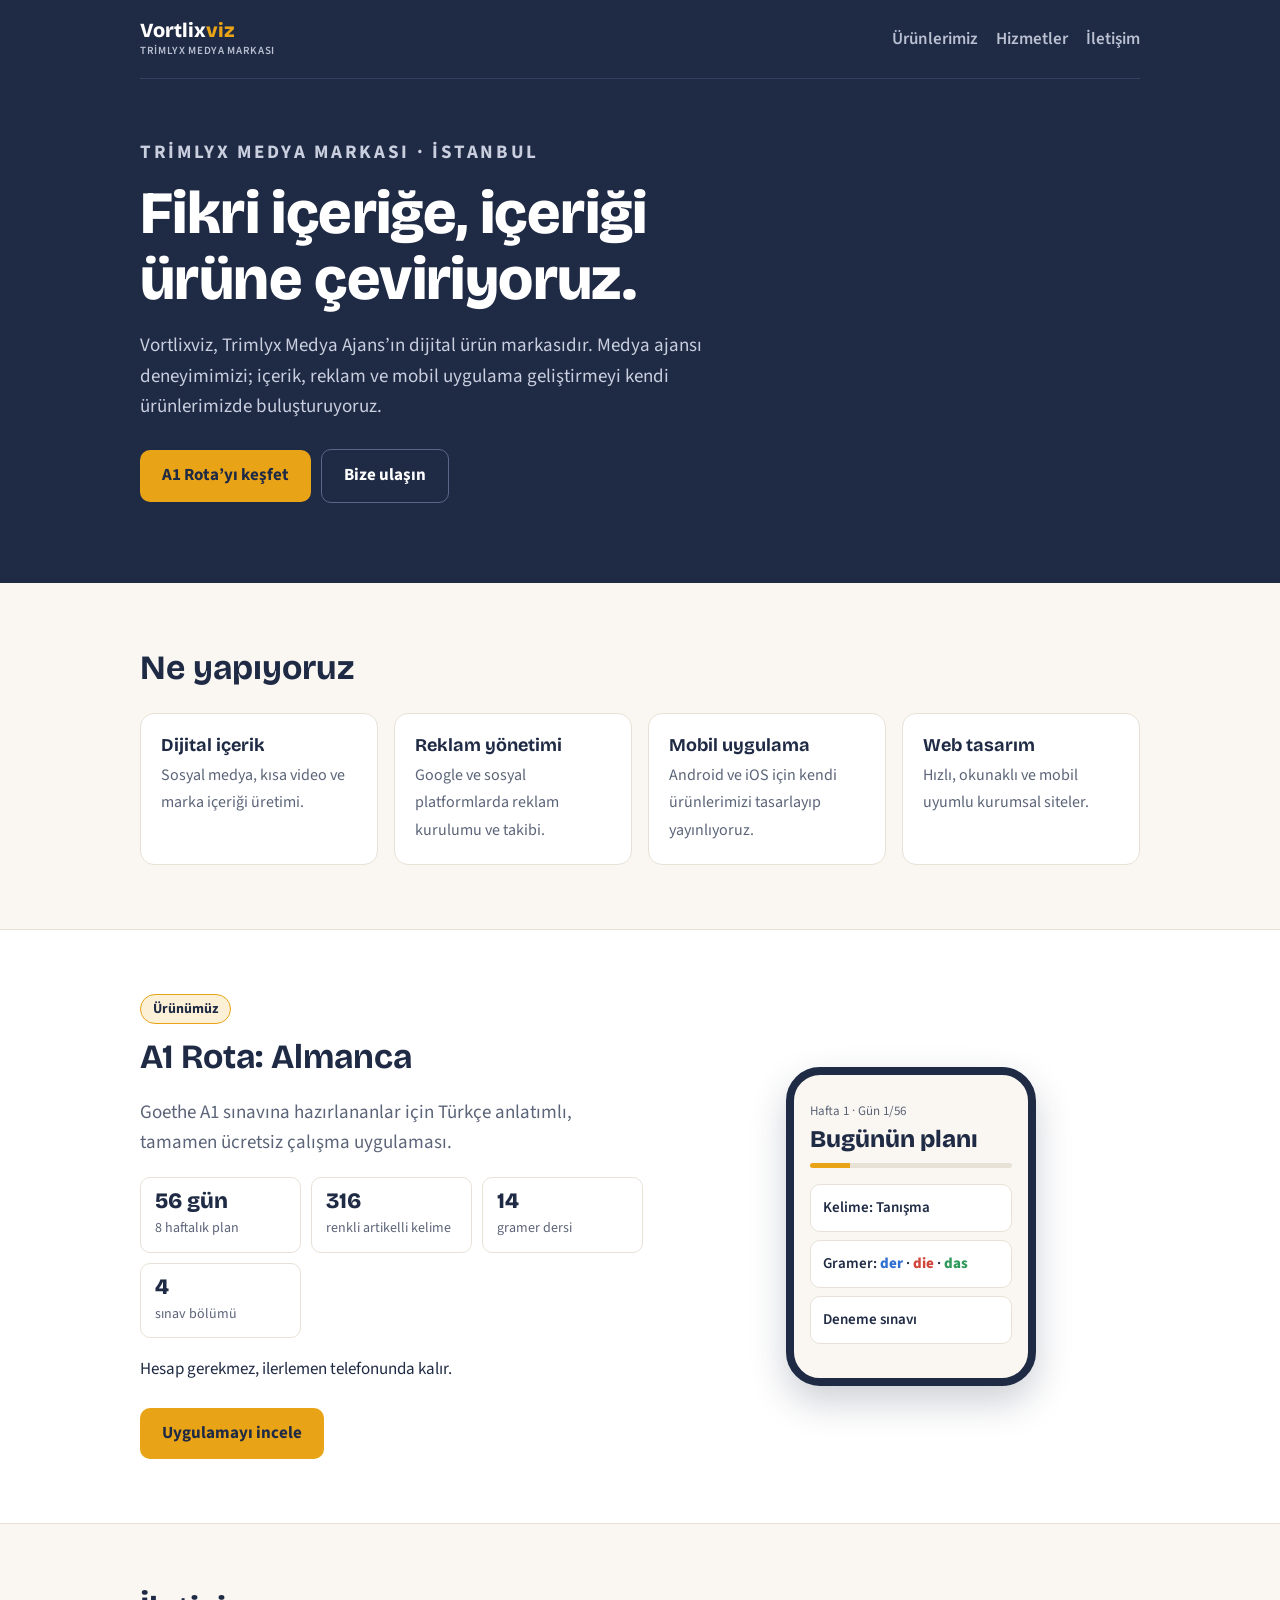
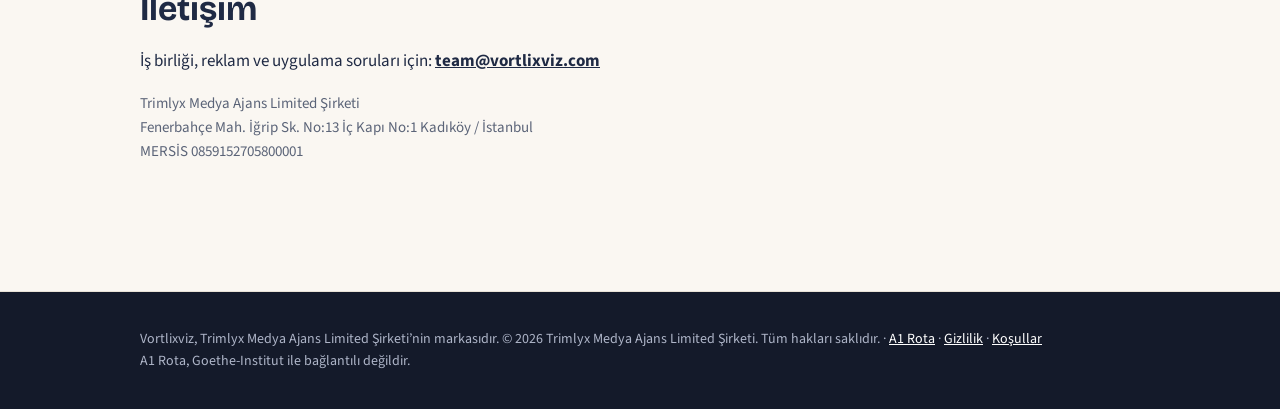
<file: index.html>
<!doctype html>
<html lang="tr">
<head>
<meta charset="utf-8">
<meta name="viewport" content="width=device-width, initial-scale=1, viewport-fit=cover">
<link rel="preconnect" href="https://fonts.googleapis.com"><link rel="preconnect" href="https://fonts.gstatic.com" crossorigin>
<link rel="stylesheet" href="https://fonts.googleapis.com/css2?family=Bricolage+Grotesque:opsz,wght@12..96,700;12..96,800&family=Source+Sans+3:wght@400;600;700&display=swap">
<link rel="stylesheet" href="style.css">
<link rel="icon" href="favicon.png">
<title>Vortlixviz | Trimlyx Medya markası</title>
<meta name="description" content="Vortlixviz, Trimlyx Medya Ajans Limited Şirketi’nin dijital ürün markasıdır. İlk ürünümüz A1 Rota: Almanca.">
</head>
<body>
<header class="site-hero"><div class="in">
<nav><a class="brand" href="index.html">Vortlix<span>viz</span><small>Trimlyx Medya markası</small></a><a href="#urun">Ürünlerimiz</a><a href="#hizmet">Hizmetler</a><a href="#iletisim">İletişim</a></nav>
<div class="hero-body">
<p class="eyebrow">Trimlyx Medya markası · İstanbul</p>
<h1>Fikri içeriğe, içeriği ürüne çeviriyoruz.</h1>
<p>Vortlixviz, Trimlyx Medya Ajans’ın dijital ürün markasıdır. Medya ajansı deneyimimizi; içerik, reklam ve mobil uygulama geliştirmeyi kendi ürünlerimizde buluşturuyoruz.</p>
<a class="btn" href="a1rota.html">A1 Rota’yı keşfet</a><a class="btn ghost" href="#iletisim">Bize ulaşın</a>
</div></div></header>

<section class="sec" id="hizmet"><div class="in">
<h2>Ne yapıyoruz</h2>
<div class="cards">
<div class="card"><b>Dijital içerik</b><span>Sosyal medya, kısa video ve marka içeriği üretimi.</span></div>
<div class="card"><b>Reklam yönetimi</b><span>Google ve sosyal platformlarda reklam kurulumu ve takibi.</span></div>
<div class="card"><b>Mobil uygulama</b><span>Android ve iOS için kendi ürünlerimizi tasarlayıp yayınlıyoruz.</span></div>
<div class="card"><b>Web tasarım</b><span>Hızlı, okunaklı ve mobil uyumlu kurumsal siteler.</span></div>
</div></div></section>

<section class="sec alt" id="urun"><div class="in product">
<div>
<span class="tag">Ürünümüz</span>
<h2 style="margin-top:12px">A1 Rota: Almanca</h2>
<p class="lead">Goethe A1 sınavına hazırlananlar için Türkçe anlatımlı, tamamen ücretsiz çalışma uygulaması.</p>
<ul class="facts">
<li><b>56 gün</b><span>8 haftalık plan</span></li>
<li><b>316</b><span>renkli artikelli kelime</span></li>
<li><b>14</b><span>gramer dersi</span></li>
<li><b>4</b><span>sınav bölümü</span></li>
</ul>
<p>Hesap gerekmez, ilerlemen telefonunda kalır.</p>
<a class="btn" href="a1rota.html">Uygulamayı incele</a>
</div>
<div class="shots" aria-hidden="true"><div class="phone"><small>Hafta 1 · Gün 1/56</small><strong>Bugünün planı</strong><i></i><div class="row"><em>Kelime: Tanışma</em></div><div class="row"><em>Gramer: <u class="der">der</u> · <u class="die">die</u> · <u class="das">das</u></em></div><div class="row"><em>Deneme sınavı</em></div></div></div></div></section>

<section class="sec" id="iletisim"><div class="in">
<h2>İletişim</h2>
<p>İş birliği, reklam ve uygulama soruları için: <a href="mailto:team@vortlixviz.com"><b>team@vortlixviz.com</b></a></p>
<p class="meta">Trimlyx Medya Ajans Limited Şirketi<br>Fenerbahçe Mah. İğrip Sk. No:13 İç Kapı No:1 Kadıköy / İstanbul<br>MERSİS 0859152705800001</p>
</div></section>

<footer class="site-foot"><div class="in">Vortlixviz, Trimlyx Medya Ajans Limited Şirketi’nin markasıdır. © 2026 Trimlyx Medya Ajans Limited Şirketi. Tüm hakları saklıdır. · <a href="a1rota.html">A1 Rota</a> · <a href="gizlilik.html">Gizlilik</a> · <a href="kosullar.html">Koşullar</a><br>A1 Rota, Goethe-Institut ile bağlantılı değildir.</div></footer>
</body>
</html>
</file>
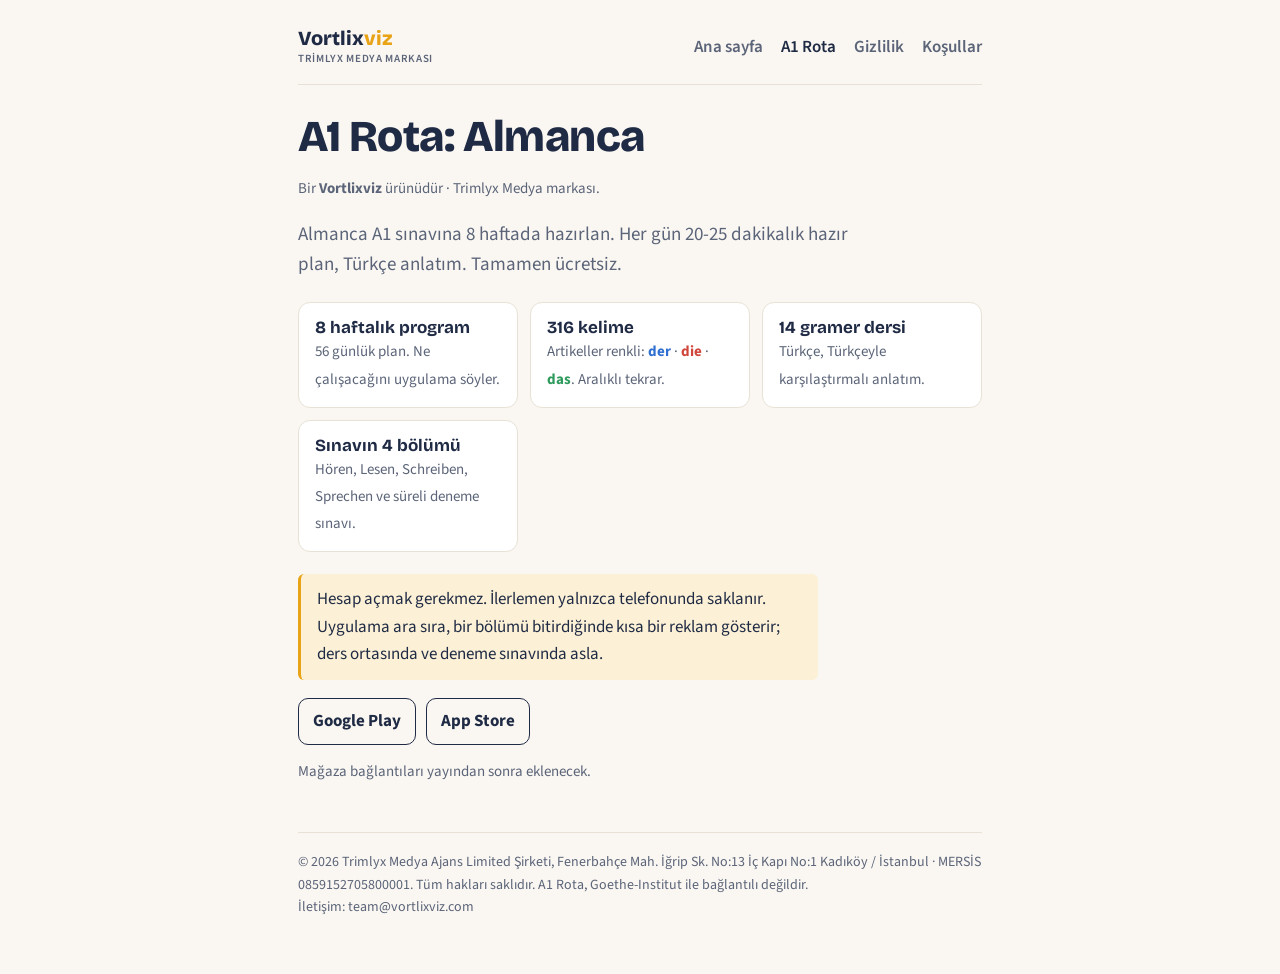
<file: a1rota.html>
<!doctype html>
<html lang="tr">
<head>
<meta charset="utf-8">
<meta name="viewport" content="width=device-width, initial-scale=1, viewport-fit=cover">
<link rel="preconnect" href="https://fonts.googleapis.com"><link rel="preconnect" href="https://fonts.gstatic.com" crossorigin>
<link rel="stylesheet" href="https://fonts.googleapis.com/css2?family=Bricolage+Grotesque:opsz,wght@12..96,700;12..96,800&family=Source+Sans+3:wght@400;600;700&display=swap">
<link rel="stylesheet" href="style.css">
<link rel="icon" href="favicon.png">
<title>A1 Rota: Almanca</title>
<meta name="description" content="Goethe A1 sınavına 8 haftada hazırlan. Tamamen ücretsiz Almanca çalışma programı.">
</head>
<body><div class="wrap">
<nav><a class="brand" href="index.html">Vortlix<span>viz</span><small>Trimlyx Medya markası</small></a><a href="index.html">Ana sayfa</a><a href="a1rota.html" aria-current=page>A1 Rota</a><a href="gizlilik.html">Gizlilik</a><a href="kosullar.html">Koşullar</a></nav>
<h1>A1 Rota: Almanca</h1>
<p class="meta">Bir <b>Vortlixviz</b> ürünüdür · Trimlyx Medya markası.</p>
<p class="lead">Almanca A1 sınavına 8 haftada hazırlan. Her gün 20-25 dakikalık hazır plan, Türkçe anlatım. Tamamen ücretsiz.</p>
<div class="grid">
  <div><b>8 haftalık program</b><span>56 günlük plan. Ne çalışacağını uygulama söyler.</span></div>
  <div><b>316 kelime</b><span>Artikeller renkli: <span class="art der">der</span> · <span class="art die">die</span> · <span class="art das">das</span>. Aralıklı tekrar.</span></div>
  <div><b>14 gramer dersi</b><span>Türkçe, Türkçeyle karşılaştırmalı anlatım.</span></div>
  <div><b>Sınavın 4 bölümü</b><span>Hören, Lesen, Schreiben, Sprechen ve süreli deneme sınavı.</span></div>
</div>
<p class="note">Hesap açmak gerekmez. İlerlemen yalnızca telefonunda saklanır. Uygulama ara sıra, bir bölümü bitirdiğinde kısa bir reklam gösterir; ders ortasında ve deneme sınavında asla.</p>
<div class="stores"><span>Google Play</span><span>App Store</span></div>
<p class="meta">Mağaza bağlantıları yayından sonra eklenecek.</p>
<footer>© 2026 Trimlyx Medya Ajans Limited Şirketi, Fenerbahçe Mah. İğrip Sk. No:13 İç Kapı No:1 Kadıköy / İstanbul · MERSİS 0859152705800001. Tüm hakları saklıdır. A1 Rota, Goethe-Institut ile bağlantılı değildir.<br>İletişim: <span>team@vortlixviz.com</span></footer>
</div>
</body>
</html>
</file>
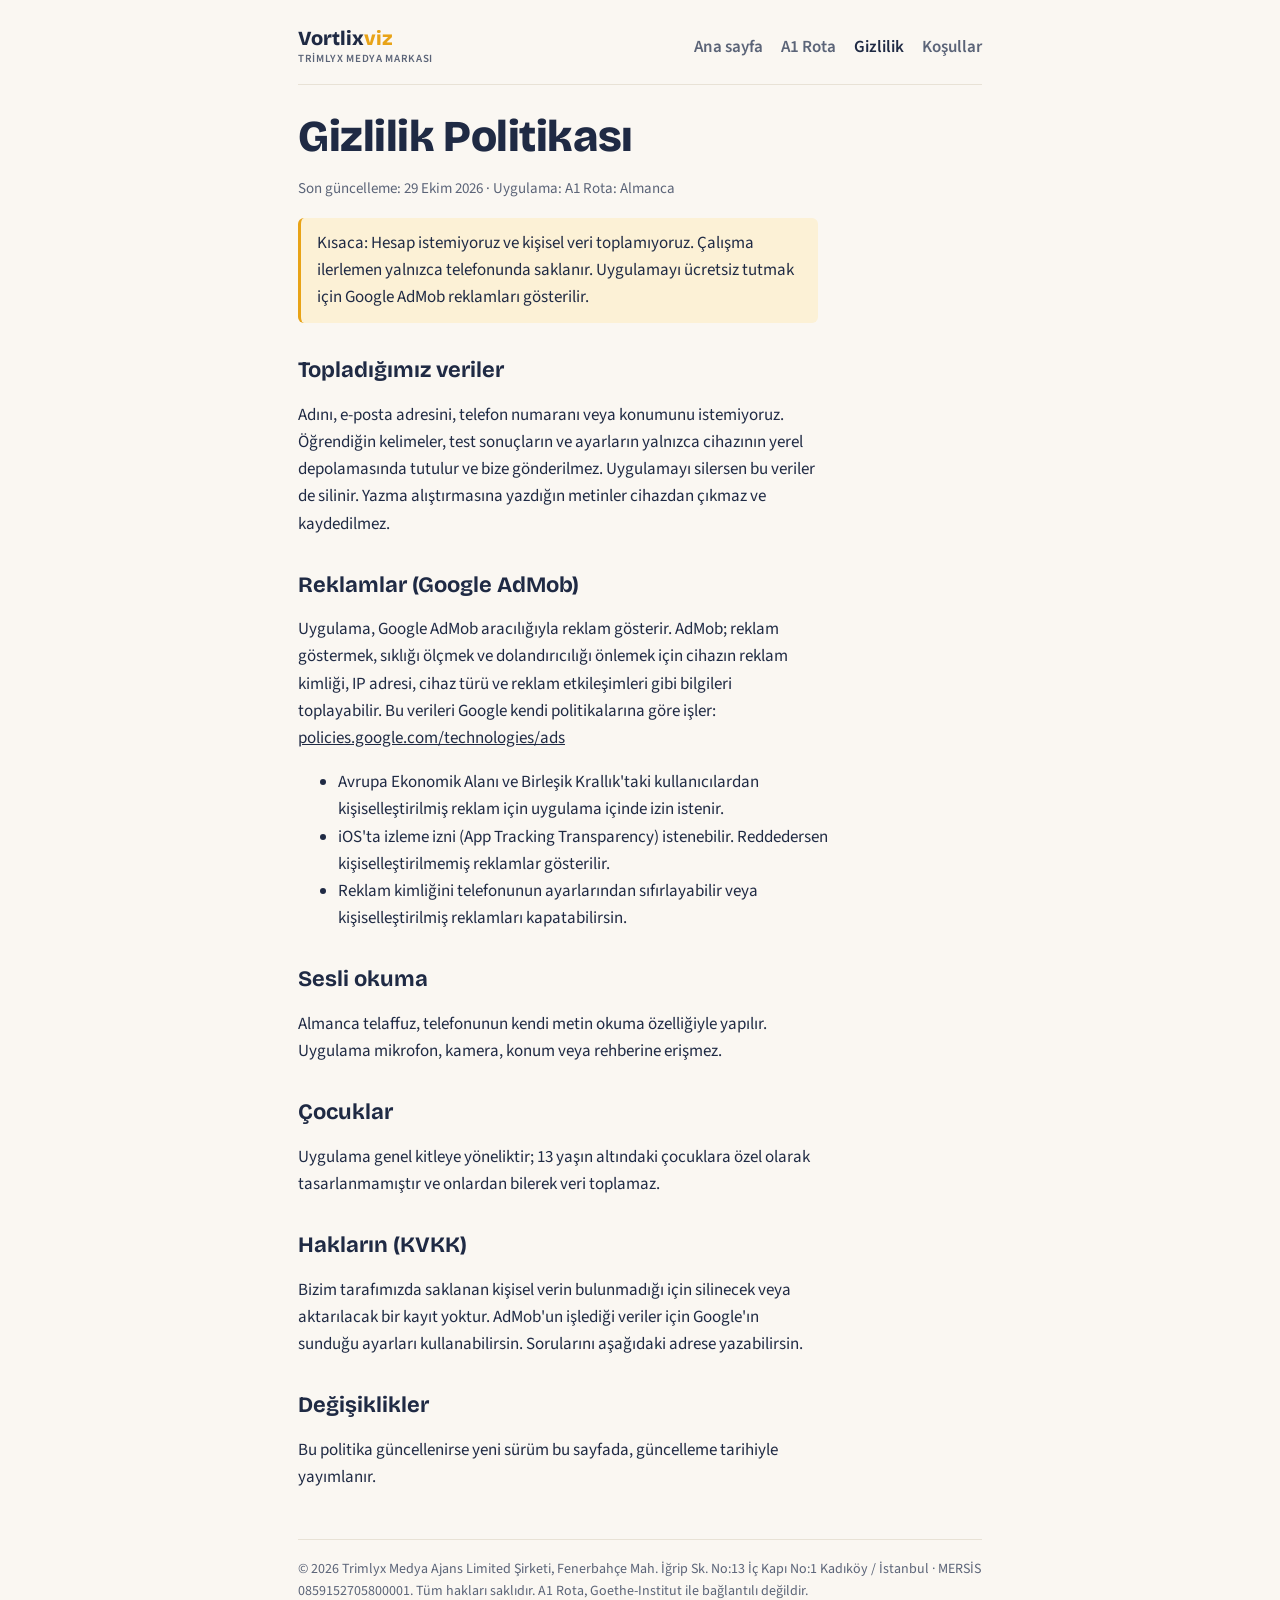
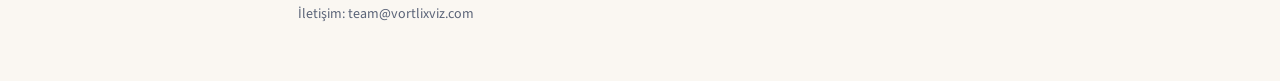
<file: gizlilik.html>
<!doctype html>
<html lang="tr">
<head>
<meta charset="utf-8">
<meta name="viewport" content="width=device-width, initial-scale=1, viewport-fit=cover">
<link rel="preconnect" href="https://fonts.googleapis.com"><link rel="preconnect" href="https://fonts.gstatic.com" crossorigin>
<link rel="stylesheet" href="https://fonts.googleapis.com/css2?family=Bricolage+Grotesque:opsz,wght@12..96,700;12..96,800&family=Source+Sans+3:wght@400;600;700&display=swap">
<link rel="stylesheet" href="style.css">
<link rel="icon" href="favicon.png">
<title>A1 Rota Gizlilik Politikası</title>
</head>
<body><div class="wrap">
<nav><a class="brand" href="index.html">Vortlix<span>viz</span><small>Trimlyx Medya markası</small></a><a href="index.html">Ana sayfa</a><a href="a1rota.html">A1 Rota</a><a href="gizlilik.html" aria-current=page>Gizlilik</a><a href="kosullar.html">Koşullar</a></nav>
<h1>Gizlilik Politikası</h1>
<p class="meta">Son güncelleme: 29 Ekim 2026 · Uygulama: A1 Rota: Almanca</p>
<p class="note">Kısaca: Hesap istemiyoruz ve kişisel veri toplamıyoruz. Çalışma ilerlemen yalnızca telefonunda saklanır. Uygulamayı ücretsiz tutmak için Google AdMob reklamları gösterilir.</p>
<h2>Topladığımız veriler</h2>
<p>Adını, e-posta adresini, telefon numaranı veya konumunu istemiyoruz. Öğrendiğin kelimeler, test sonuçların ve ayarların yalnızca cihazının yerel depolamasında tutulur ve bize gönderilmez. Uygulamayı silersen bu veriler de silinir. Yazma alıştırmasına yazdığın metinler cihazdan çıkmaz ve kaydedilmez.</p>
<h2>Reklamlar (Google AdMob)</h2>
<p>Uygulama, Google AdMob aracılığıyla reklam gösterir. AdMob; reklam göstermek, sıklığı ölçmek ve dolandırıcılığı önlemek için cihazın reklam kimliği, IP adresi, cihaz türü ve reklam etkileşimleri gibi bilgileri toplayabilir. Bu verileri Google kendi politikalarına göre işler: <a href="https://policies.google.com/technologies/ads" rel="noopener">policies.google.com/technologies/ads</a></p>
<ul>
  <li>Avrupa Ekonomik Alanı ve Birleşik Krallık'taki kullanıcılardan kişiselleştirilmiş reklam için uygulama içinde izin istenir.</li>
  <li>iOS'ta izleme izni (App Tracking Transparency) istenebilir. Reddedersen kişiselleştirilmemiş reklamlar gösterilir.</li>
  <li>Reklam kimliğini telefonunun ayarlarından sıfırlayabilir veya kişiselleştirilmiş reklamları kapatabilirsin.</li>
</ul>
<h2>Sesli okuma</h2>
<p>Almanca telaffuz, telefonunun kendi metin okuma özelliğiyle yapılır. Uygulama mikrofon, kamera, konum veya rehberine erişmez.</p>
<h2>Çocuklar</h2>
<p>Uygulama genel kitleye yöneliktir; 13 yaşın altındaki çocuklara özel olarak tasarlanmamıştır ve onlardan bilerek veri toplamaz.</p>
<h2>Hakların (KVKK)</h2>
<p>Bizim tarafımızda saklanan kişisel verin bulunmadığı için silinecek veya aktarılacak bir kayıt yoktur. AdMob'un işlediği veriler için Google'ın sunduğu ayarları kullanabilirsin. Sorularını aşağıdaki adrese yazabilirsin.</p>
<h2>Değişiklikler</h2>
<p>Bu politika güncellenirse yeni sürüm bu sayfada, güncelleme tarihiyle yayımlanır.</p>
<footer>© 2026 Trimlyx Medya Ajans Limited Şirketi, Fenerbahçe Mah. İğrip Sk. No:13 İç Kapı No:1 Kadıköy / İstanbul · MERSİS 0859152705800001. Tüm hakları saklıdır. A1 Rota, Goethe-Institut ile bağlantılı değildir.<br>İletişim: <span>team@vortlixviz.com</span></footer>
</div>
</body>
</file>
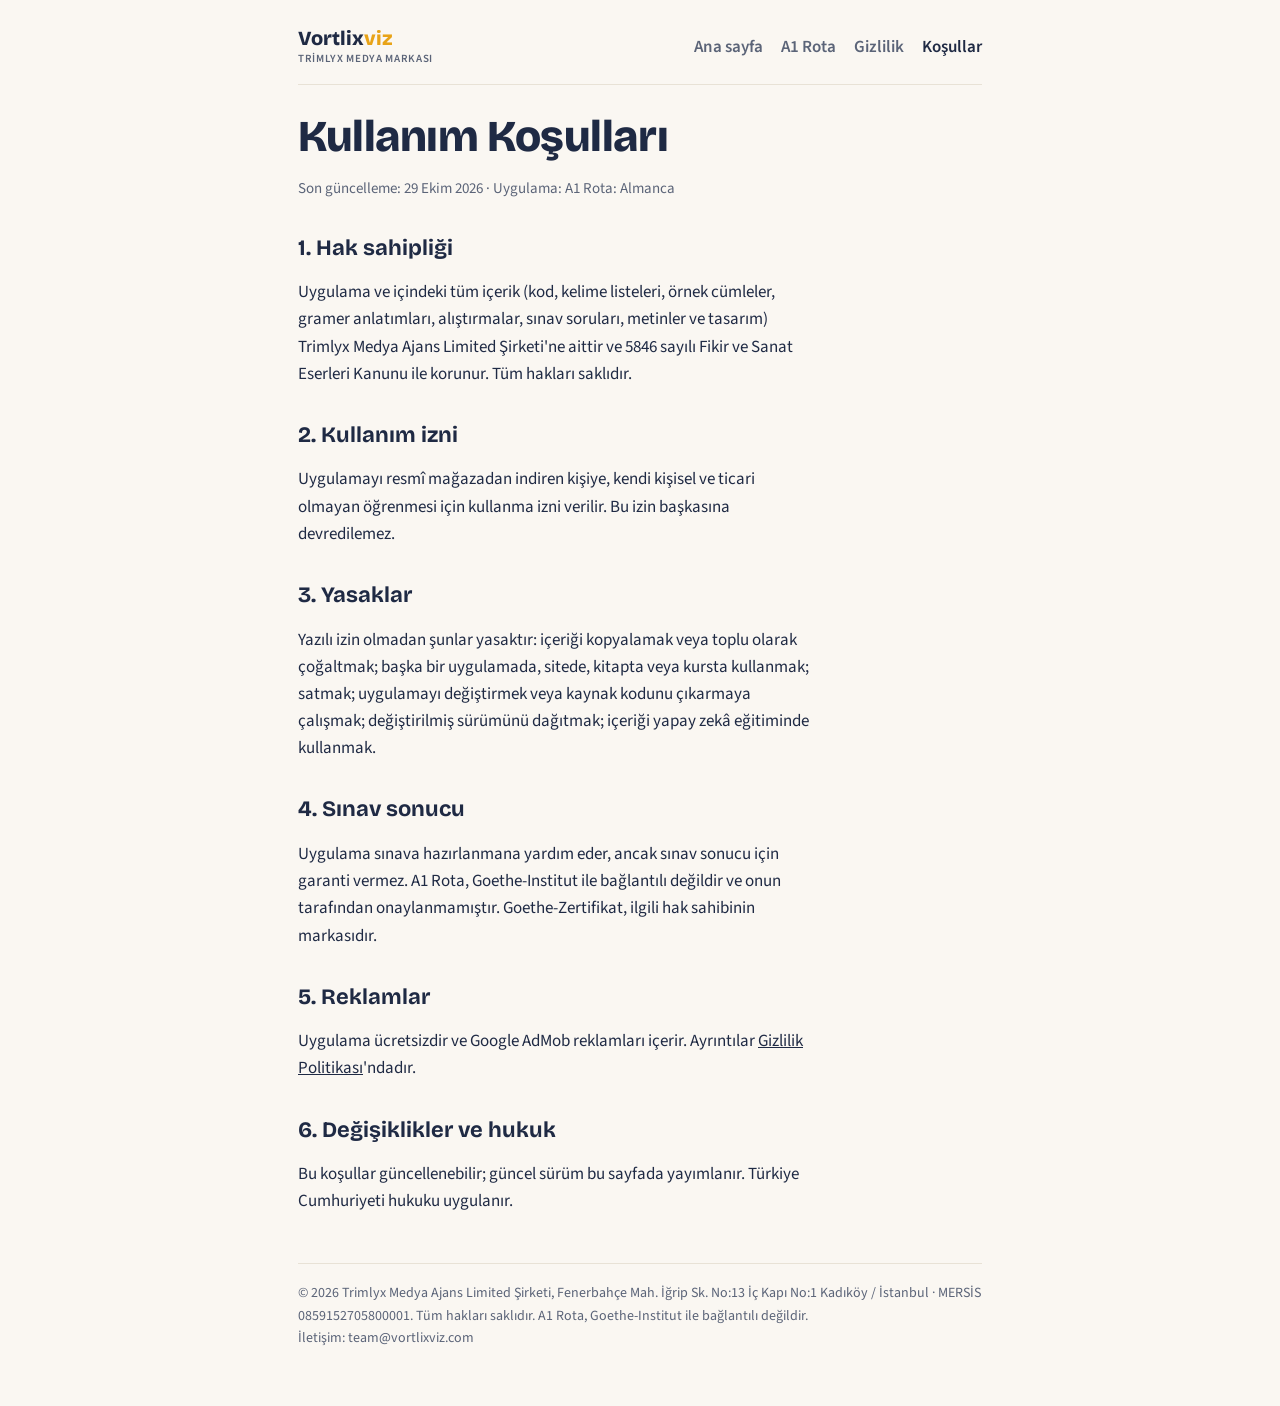
<file: kosullar.html>
<!doctype html>
<html lang="tr">
<head>
<meta charset="utf-8">
<meta name="viewport" content="width=device-width, initial-scale=1, viewport-fit=cover">
<link rel="preconnect" href="https://fonts.googleapis.com"><link rel="preconnect" href="https://fonts.gstatic.com" crossorigin>
<link rel="stylesheet" href="https://fonts.googleapis.com/css2?family=Bricolage+Grotesque:opsz,wght@12..96,700;12..96,800&family=Source+Sans+3:wght@400;600;700&display=swap">
<link rel="stylesheet" href="style.css">
<link rel="icon" href="favicon.png">
<title>A1 Rota Kullanım Koşulları</title>
</head>
<body><div class="wrap">
<nav><a class="brand" href="index.html">Vortlix<span>viz</span><small>Trimlyx Medya markası</small></a><a href="index.html">Ana sayfa</a><a href="a1rota.html">A1 Rota</a><a href="gizlilik.html">Gizlilik</a><a href="kosullar.html" aria-current=page>Koşullar</a></nav>
<h1>Kullanım Koşulları</h1>
<p class="meta">Son güncelleme: 29 Ekim 2026 · Uygulama: A1 Rota: Almanca</p>
<h2>1. Hak sahipliği</h2>
<p>Uygulama ve içindeki tüm içerik (kod, kelime listeleri, örnek cümleler, gramer anlatımları, alıştırmalar, sınav soruları, metinler ve tasarım) Trimlyx Medya Ajans Limited Şirketi'ne aittir ve 5846 sayılı Fikir ve Sanat Eserleri Kanunu ile korunur. Tüm hakları saklıdır.</p>
<h2>2. Kullanım izni</h2>
<p>Uygulamayı resmî mağazadan indiren kişiye, kendi kişisel ve ticari olmayan öğrenmesi için kullanma izni verilir. Bu izin başkasına devredilemez.</p>
<h2>3. Yasaklar</h2>
<p>Yazılı izin olmadan şunlar yasaktır: içeriği kopyalamak veya toplu olarak çoğaltmak; başka bir uygulamada, sitede, kitapta veya kursta kullanmak; satmak; uygulamayı değiştirmek veya kaynak kodunu çıkarmaya çalışmak; değiştirilmiş sürümünü dağıtmak; içeriği yapay zekâ eğitiminde kullanmak.</p>
<h2>4. Sınav sonucu</h2>
<p>Uygulama sınava hazırlanmana yardım eder, ancak sınav sonucu için garanti vermez. A1 Rota, Goethe-Institut ile bağlantılı değildir ve onun tarafından onaylanmamıştır. Goethe-Zertifikat, ilgili hak sahibinin markasıdır.</p>
<h2>5. Reklamlar</h2>
<p>Uygulama ücretsizdir ve Google AdMob reklamları içerir. Ayrıntılar <a href="gizlilik.html">Gizlilik Politikası</a>'ndadır.</p>
<h2>6. Değişiklikler ve hukuk</h2>
<p>Bu koşullar güncellenebilir; güncel sürüm bu sayfada yayımlanır. Türkiye Cumhuriyeti hukuku uygulanır.</p>
<footer>© 2026 Trimlyx Medya Ajans Limited Şirketi, Fenerbahçe Mah. İğrip Sk. No:13 İç Kapı No:1 Kadıköy / İstanbul · MERSİS 0859152705800001. Tüm hakları saklıdır. A1 Rota, Goethe-Institut ile bağlantılı değildir.<br>İletişim: <span>team@vortlixviz.com</span></footer>
</div>
</body>
</html>
</file>
<file: style.css>
/* © A1 Rota. Tüm hakları saklıdır. */
/* Düzen: tek sütun, okunur genişlik; uygulamanın lacivert + altın kimliği */
:root {
  --bg: #FAF7F2; --surface: #FFFFFF; --ink: #1F2A44; --sub: #5B6478; --line: #E8E2D6;
  --gold: #E8A317; --gold-soft: #FCF1D6;
  --display: "Bricolage Grotesque", "Segoe UI", system-ui, sans-serif;
  --body: "Source Sans 3", "Segoe UI", system-ui, sans-serif;
}
@media (prefers-color-scheme: dark) {
  :root:not([data-theme="light"]) { --bg: #141A2A; --surface: #1C2438; --ink: #EEF0F6; --sub: #A7AEC0; --line: #2C3550; --gold: #F0B43A; --gold-soft: #2E2A1F; color-scheme: dark; }
}
:root[data-theme="dark"] { --bg: #141A2A; --surface: #1C2438; --ink: #EEF0F6; --sub: #A7AEC0; --line: #2C3550; --gold: #F0B43A; --gold-soft: #2E2A1F; color-scheme: dark; }
* { box-sizing: border-box; }
body { margin: 0; background: var(--bg); color: var(--ink); font: 17px/1.6 var(--body); }
.wrap { max-width: 720px; margin: 0 auto; padding-block: 28px 56px; padding-left: max(18px, env(safe-area-inset-left, 0px)); padding-right: max(18px, env(safe-area-inset-right, 0px)); }
nav { display: flex; flex-wrap: wrap; gap: 6px 18px; align-items: center; padding-bottom: 18px; border-bottom: 1px solid var(--line); margin-bottom: 28px; }
nav .brand { font: 800 20px/1 var(--display); color: var(--ink); text-decoration: none; margin-right: auto; }
nav .brand span { color: var(--gold); }
nav a { color: var(--sub); text-decoration: none; font-weight: 600; }
nav a[aria-current] { color: var(--ink); }
nav a:hover, nav a:focus-visible { color: var(--ink); text-decoration: underline; }
h1 { font: 800 clamp(30px, 6vw, 44px)/1.1 var(--display); margin: 0 0 10px; text-wrap: balance; letter-spacing: -0.01em; }
h2 { font: 700 22px/1.25 var(--display); margin: 34px 0 8px; text-wrap: balance; }
p, li { max-width: 65ch; }
.lead { font-size: 19px; color: var(--sub); }
.meta { color: var(--sub); font-size: 15px; }
.note { background: var(--gold-soft); border-left: 3px solid var(--gold); padding: 12px 16px; border-radius: 6px; }
.grid { display: grid; grid-template-columns: repeat(auto-fit, minmax(200px, 1fr)); gap: 12px; margin: 22px 0; }
.grid div { background: var(--surface); border: 1px solid var(--line); border-radius: 12px; padding: 14px 16px; min-width: 0; }
.grid b { display: block; font: 700 17px var(--display); }
.grid span { color: var(--sub); font-size: 15px; }
.grid .art { font-weight: 700; font-size: inherit; } .grid .der { color: #2F6FD0; } .grid .die { color: #D0463B; } .grid .das { color: #2E9A5B; }
.stores { display: flex; flex-wrap: wrap; gap: 10px; margin-top: 18px; }
.stores span { border: 1.5px solid var(--ink); border-radius: 10px; padding: 9px 14px; font-weight: 700; }
footer { margin-top: 48px; padding-top: 18px; border-top: 1px solid var(--line); color: var(--sub); font-size: 14px; }
a { color: inherit; }

/* ---- Şirket ana sayfası ---- */
.site-hero { background: #1F2A44; color: #F4F1EA; }
.site-hero .in, .sec .in { max-width: 1040px; margin: 0 auto; padding-inline: max(20px, env(safe-area-inset-left, 0px)); }
.site-hero nav { border-color: #33405F; margin-bottom: 0; padding-block: 20px; }
.site-hero nav a { color: #B9C0D2; } .site-hero nav a:hover { color: #fff; } .site-hero nav .brand { color: #fff; }
.hero-body { padding: 64px 0 80px; max-width: 760px; }
.eyebrow { font: 700 13px/1 var(--body); letter-spacing: .14em; text-transform: uppercase; color: var(--gold); margin: 0 0 18px; }
.hero-body h1 { color: #fff; font-size: clamp(34px, 7vw, 60px); }
.hero-body p { color: #C9CFDF; font-size: 19px; }
.btn { display: inline-block; background: var(--gold); color: #1F2A44; font-weight: 700; padding: 12px 22px; border-radius: 10px; text-decoration: none; margin: 8px 10px 0 0; }
.btn.ghost { background: transparent; color: #fff; border: 1.5px solid #5A6788; }
.sec { padding: 64px 0; } .sec.alt { background: var(--surface); border-block: 1px solid var(--line); }
.sec h2 { font-size: clamp(26px, 4vw, 34px); margin-top: 0; }
.cards { display: grid; grid-template-columns: repeat(auto-fit, minmax(230px, 1fr)); gap: 16px; margin-top: 24px; }
.card { background: var(--surface); border: 1px solid var(--line); border-radius: 14px; padding: 20px; }
.sec.alt .card { background: var(--bg); }
.card b { display: block; font: 700 18px var(--display); margin-bottom: 6px; }
.card span { color: var(--sub); font-size: 16px; }
.product { display: grid; grid-template-columns: 1.1fr 1fr; gap: 40px; align-items: center; }
.product .tag { display: inline-block; background: var(--gold-soft); border: 1px solid var(--gold); border-radius: 99px; padding: 3px 12px; font-weight: 700; font-size: 14px; }
.shots { display: flex; justify-content: center; }
.phone { width: 250px; background: var(--bg); border: 8px solid #1F2A44; border-radius: 34px; padding: 22px 16px 26px; box-shadow: 0 16px 36px rgba(31,42,68,.22); }
.phone small { color: var(--sub); font-size: 13px; } .phone strong { display: block; font: 800 24px var(--display); }
.phone i { display: block; height: 5px; border-radius: 4px; background: linear-gradient(90deg,var(--gold) 20%,var(--line) 20%); margin: 10px 0 16px; }
.phone .row { background: var(--surface); border: 1px solid var(--line); border-radius: 10px; padding: 11px 12px; margin-bottom: 8px; font-weight: 600; font-size: 15px; } .phone em { font-style: normal; }
.phone u { text-decoration: none; font-weight: 800; } .phone .der { color: #2F6FD0; } .phone .die { color: #D0463B; } .phone .das { color: #2E9A5B; }
.facts { display: grid; grid-template-columns: repeat(auto-fit, minmax(120px, 1fr)); gap: 10px; margin: 18px 0; padding: 0; list-style: none; }
.facts li { background: var(--surface); border: 1px solid var(--line); border-radius: 10px; padding: 10px 14px; }
.facts b { display: block; font: 800 22px var(--display); color: var(--ink); }
.facts span { color: var(--sub); font-size: 14px; }
.site-foot { background: #141A2A; color: #AEB5C8; padding: 36px 0; font-size: 14px; }
.site-foot .in { max-width: 1040px; margin: 0 auto; padding-inline: 20px; } .site-foot a { color: #fff; }
@media (max-width: 760px) { .product { grid-template-columns: 1fr; } .hero-body { padding: 44px 0 56px; } .sec { padding: 44px 0; } }

nav .brand small { display:block; font:600 11px/1.3 var(--body); letter-spacing:.06em; text-transform:uppercase; color:var(--sub); margin-top:4px; }
.site-hero nav .brand small { color:#B9C0D2; }
</file>
